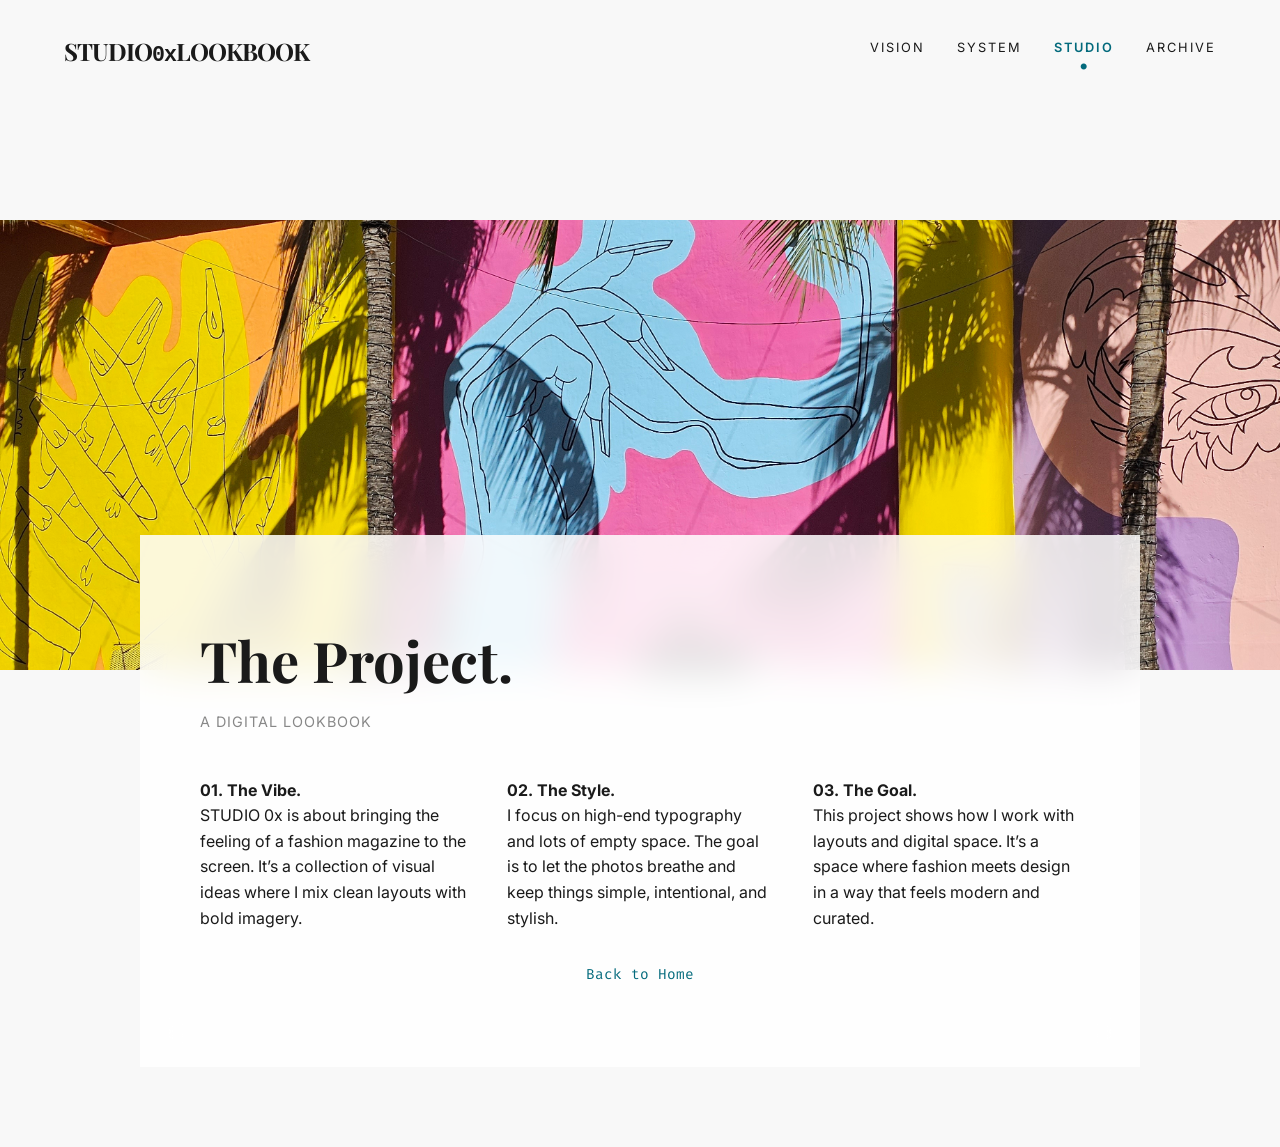
<file: about.html>
<!DOCTYPE html>
<html lang="de">
<head>
    <meta charset="UTF-8">
    <meta name="viewport" content="width=device-width, initial-scale=1.0">
    <title>STUDIO 0x | Studio</title>
    <link rel="stylesheet" href="style.css">
    <link href="https://fonts.googleapis.com/css2?family=Inter:wght@300;400;600&family=Playfair+Display:ital,wght@0,400;0,700;1,400&display=swap" rel="stylesheet">
    <link href="https://fonts.googleapis.com/css2?family=Fira+Code:wght@500&display=swap" rel="stylesheet">
</head>
<body>

    <div class="cursor-dot"></div>
    <div class="mobile-menu-overlay" id="mobile-menu">
        <button class="mobile-menu-close" id="mobile-menu-close">✕</button>
        <ul class="mobile-menu-links" id="mobile-menu-links"></ul>
    </div>
    <div class="cursor-outline"></div>
    
    <nav class="navbar">
        <div class="logo">
            <a href="index.html">STUDIO<span class="tech-zero">0x</span>LOOKBOOK</a>
        </div>
        <button class="hamburger" id="hamburger" aria-label="Menu"><span></span><span></span><span></span></button>
        <ul class="nav-links" id="nav-links">
            <li><a href="idea.html">Vision</a></li>
            <li><a href="process.html">System</a></li>
            <li><a href="about.html" class="active">Studio</a></li>
            <li><a href="archive.html">Archive</a></li>
        </ul>
    </nav>

    <section class="about-layout">
    
        <div class="about-header-image">
            <img src="Fotos/677.jpg" alt="About Header Image" draggable="false">
            <div class="item-overlay" style="align-items: flex-start; justify-content: flex-end; padding: 40px;">
                <span>Isabelle Striewski</span>
            </div>
        </div>

        <div class="about-text-overlap">
            <div class="text-wrapper-about">
                <h1 style="font-family: 'Playfair Display', serif; font-size: 3.5rem; margin-bottom: 5px; color: #1a1a1a;">The Project.</h1>
                <h3 style="font-family: 'Inter', sans-serif; font-weight: 400; font-size: 0.9rem; color: #888; margin-bottom: 45px; text-transform: uppercase; letter-spacing: 1px;">
                    A Digital Lookbook
                </h3>
                
                <div class="manifesto-grid">
                    <div class="manifesto-item">
                        <strong>01. The Vibe.</strong> 
                        <p>STUDIO 0x is about bringing the feeling of a fashion magazine to the screen. It’s a collection of visual ideas where I mix clean layouts with bold imagery.</p>
                    </div>
                    <div class="manifesto-item">
                        <strong>02. The Style.</strong> 
                        <p>I focus on high-end typography and lots of empty space. The goal is to let the photos breathe and keep things simple, intentional, and stylish.</p>
                    </div>
                    <div class="manifesto-item">
                        <strong>03. The Goal.</strong> 
                        <p>This project shows how I work with layouts and digital space. It’s a space where fashion meets design in a way that feels modern and curated.</p>
                    </div>
                </div>
                  
                <p style="margin-top: 30px; text-align: center;">
                    <a href="index.html" style="color: var(--accent-color); text-decoration: none; font-family: 'Fira Code', monospace; font-size: 0.9rem;">Back to Home</a>
                </p>
            </div>
        </div>

    </section>

    <script src="script.js"></script>
   
</body>
</html>
</file>
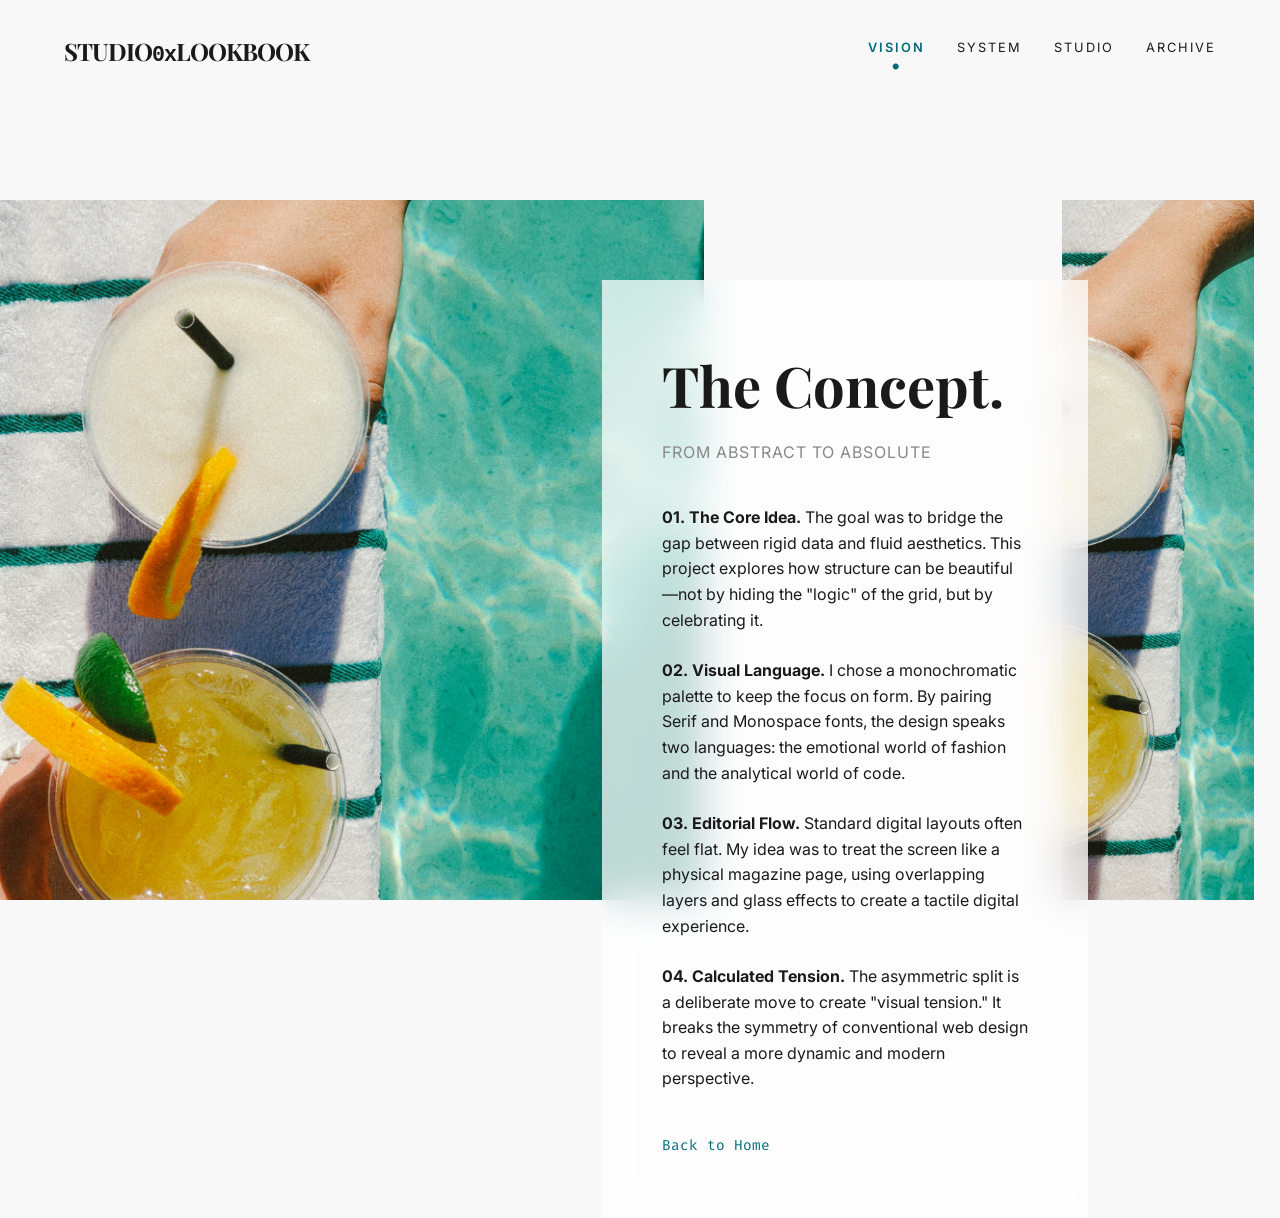
<file: idea.html>
<!DOCTYPE html>
<html lang="de">
<head>
    <meta charset="UTF-8">
    <meta name="viewport" content="width=device-width, initial-scale=1.0">
    <title>STUDIO 0x | Vision</title>
    <link rel="stylesheet" href="style.css">
    <link href="https://fonts.googleapis.com/css2?family=Inter:wght@300;400;600&family=Playfair+Display:ital,wght@0,400;0,700;1,400&display=swap" rel="stylesheet">
    <link href="https://fonts.googleapis.com/css2?family=Fira+Code:wght@500&display=swap" rel="stylesheet">
</head>
<body>
    
    <div class="cursor-dot"></div>
    <div class="mobile-menu-overlay" id="mobile-menu">
        <button class="mobile-menu-close" id="mobile-menu-close">✕</button>
        <ul class="mobile-menu-links" id="mobile-menu-links"></ul>
    </div>
    <div class="cursor-outline"></div>
    
    <nav class="navbar">
        <div class="logo">
            <a href="index.html">STUDIO<span class="tech-zero">0x</span>LOOKBOOK</a>
        </div>
        <button class="hamburger" id="hamburger" aria-label="Menu"><span></span><span></span><span></span></button>
        <ul class="nav-links" id="nav-links">
            <li><a href="idea.html" class="active">Vision</a></li>
            <li><a href="process.html">System</a></li>
            <li><a href="about.html">Studio</a></li>
            <li><a href="archive.html">Archive</a></li>
        </ul>
    </nav>

    <section class="idea-layout">
        
        <div class="idea-side left-img">
            <img src="Fotos/avi-richards-ojBNujxI2_c-unsplash.jpg" alt="Avi Richards - Idea" draggable="false">
            <div class="item-overlay"><span>Avi Richards</span></div>
            
        </div>

        <div class="idea-center-text">
            <div class="text-wrapper-idea">
                <h1 style="font-family: 'Playfair Display', serif; font-size: 3.5rem; margin-bottom: 10px; color: #1a1a1a; text-align: left;">
                The Concept.
                </h1>
    
                <h3 style="font-family: 'Inter', sans-serif; font-weight: 400; font-size: 1rem; color: #888; margin-bottom: 40px; text-transform: uppercase; text-align: left; letter-spacing: 1px;">
                From Abstract to Absolute
                </h3>
    
                <p style="margin-bottom: 25px; text-align: left; line-height: 1.6;">
                <strong>01. The Core Idea.</strong> 
                The goal was to bridge the gap between rigid data and fluid aesthetics. This project explores how structure can be beautiful—not by hiding the "logic" of the grid, but by celebrating it.
                </p>

                <p style="margin-bottom: 25px; text-align: left; line-height: 1.6;">
                <strong>02. Visual Language.</strong> 
                I chose a monochromatic palette to keep the focus on form. By pairing Serif and Monospace fonts, the design speaks two languages: the emotional world of fashion and the analytical world of code.
                </p>

                <p style="margin-bottom: 25px; text-align: left; line-height: 1.6;">
                <strong>03. Editorial Flow.</strong> 
                Standard digital layouts often feel flat. My idea was to treat the screen like a physical magazine page, using overlapping layers and glass effects to create a tactile digital experience.
                </p>

                <p style="margin-bottom: 25px; text-align: left; line-height: 1.6;">
                <strong>04. Calculated Tension.</strong> 
                The asymmetric split is a deliberate move to create "visual tension." It breaks the symmetry of conventional web design to reveal a more dynamic and modern perspective.
                </p>
    
                <p style="margin-top: 40px; text-align: left;">
                    <a href="index.html" style="color: var(--accent-color); text-decoration: none; font-family: 'Fira Code', monospace; font-size: 0.9rem;">Back to Home</a>
                </p>
            </div>
        </div>

    <div class="idea-side right-img">
        <img src="Fotos/avi-richards-ojBNujxI2_c-unsplash.jpg" alt="Avi Richards - Details" draggable="false">
        </div>

    </section>

    <script src="script.js"></script>
    
</body>
</html>
</file>
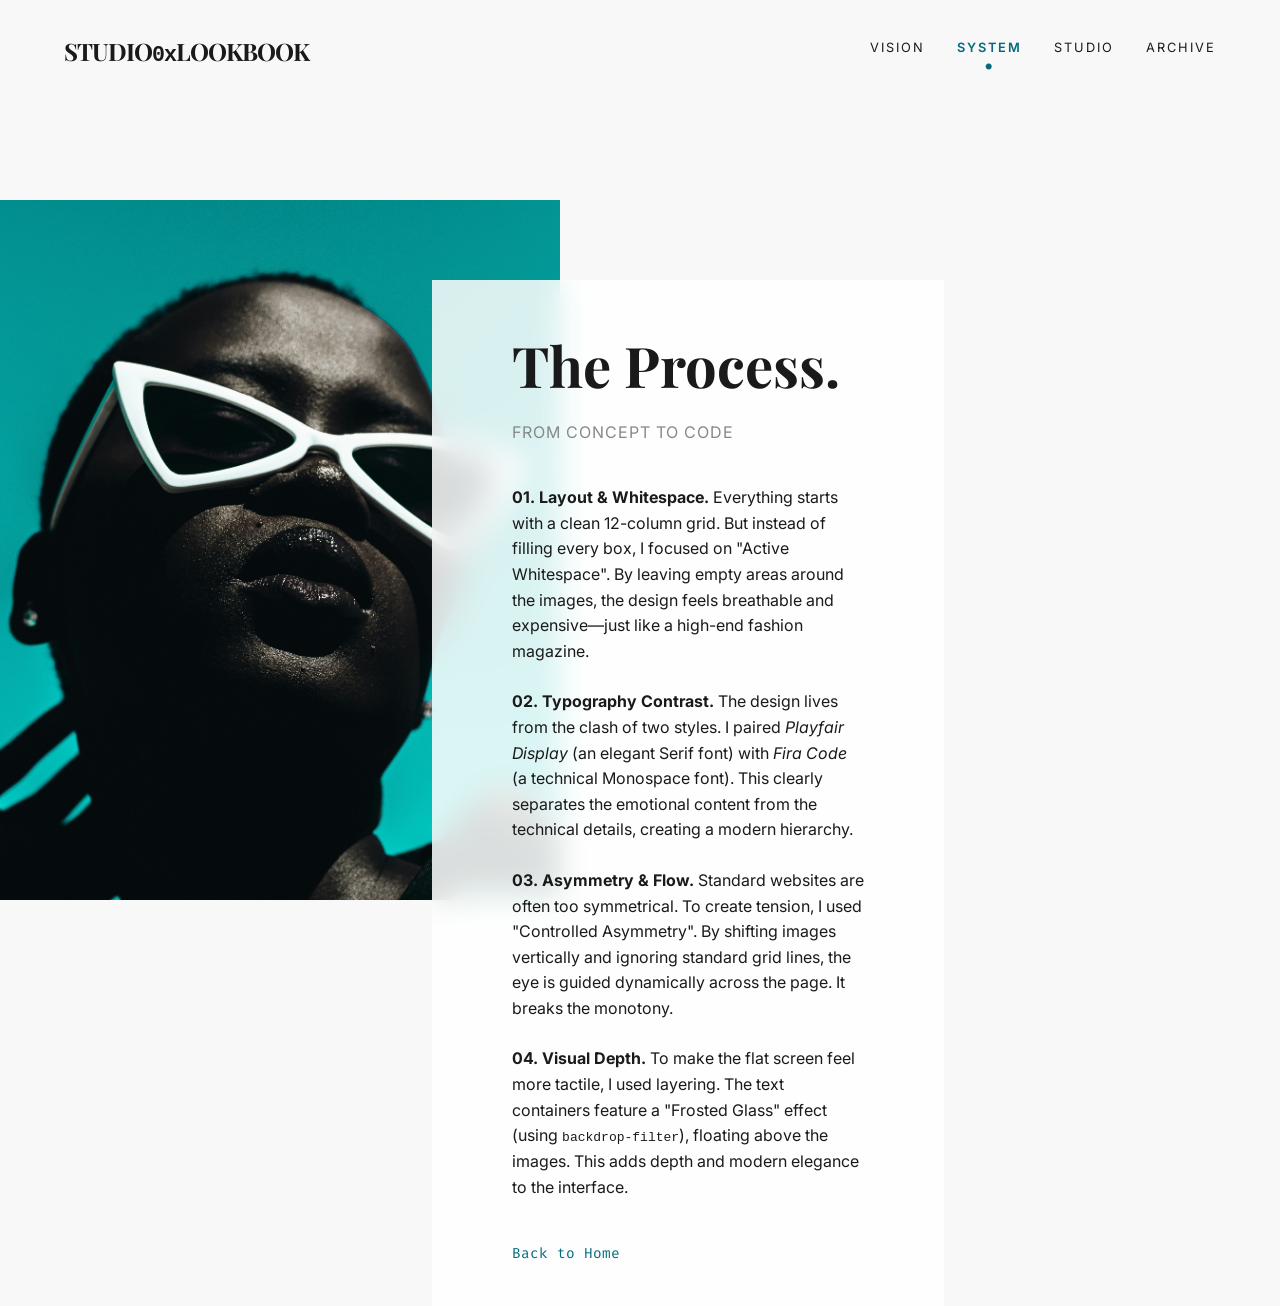
<file: process.html>
<!DOCTYPE html>
<html lang="de">
<head>
    <meta charset="UTF-8">
    <meta name="viewport" content="width=device-width, initial-scale=1.0">
    <title>STUDIO 0x | System</title>
    <link rel="stylesheet" href="style.css">
    <link href="https://fonts.googleapis.com/css2?family=Inter:wght@300;400;600&family=Playfair+Display:ital,wght@0,400;0,700;1,400&display=swap" rel="stylesheet">
    <link href="https://fonts.googleapis.com/css2?family=Fira+Code:wght@500&display=swap" rel="stylesheet">
</head>
<body>

    <div class="cursor-dot"></div>
    <div class="mobile-menu-overlay" id="mobile-menu">
        <button class="mobile-menu-close" id="mobile-menu-close">✕</button>
        <ul class="mobile-menu-links" id="mobile-menu-links"></ul>
    </div>
    <div class="cursor-outline"></div>

    <nav class="navbar">
        <div class="logo">
            <a href="index.html">STUDIO<span class="tech-zero">0x</span>LOOKBOOK</a>
        </div>
        <button class="hamburger" id="hamburger" aria-label="Menu"><span></span><span></span><span></span></button>
        <ul class="nav-links" id="nav-links">
            <li><a href="idea.html">Vision</a></li>
            <li><a href="process.html" class="active">System</a></li>
            <li><a href="about.html">Studio</a></li>
            <li><a href="archive.html">Archive</a></li>
        </ul>
    </nav>
    
    <section class="content-page split-layout">
        
        <div class="split-image-container">
            <img src="Fotos/oladimeji-odunsi-Wu3yqve2gnc-unsplash.jpg" alt="Oladimeji Odunsi - Process" draggable="false">
            <div class="item-overlay"><span>Oladimeji Odunsi</span></div>
        </div>

        <div class="split-text-container">
            <div class="text-wrapper">
                
                <h1 style="font-family: 'Playfair Display', serif; font-size: 3.5rem; margin-bottom: 10px; color: #1a1a1a;">
                The Process.
                </h1>

                <h3 style="font-family: 'Inter', sans-serif; font-weight: 400; font-size: 1rem; letter-spacing: 1px; color: #888; margin-bottom: 40px; text-transform: uppercase;">
                From Concept to Code
                </h3>

                <p style="margin-bottom: 25px; line-height: 1.6;">
                <strong>01. Layout & Whitespace.</strong> 
                Everything starts with a clean 12-column grid. But instead of filling every box, I focused on "Active Whitespace". By leaving empty areas around the images, the design feels breathable and expensive—just like a high-end fashion magazine.
                </p>

                <p style="margin-bottom: 25px; line-height: 1.6;">
                <strong>02. Typography Contrast.</strong> 
                The design lives from the clash of two styles. I paired <em>Playfair Display</em> (an elegant Serif font) with <em>Fira Code</em> (a technical Monospace font). This clearly separates the emotional content from the technical details, creating a modern hierarchy.
                </p>

                <p style="margin-bottom: 25px; line-height: 1.6;">
                <strong>03. Asymmetry & Flow.</strong> 
                Standard websites are often too symmetrical. To create tension, I used "Controlled Asymmetry". By shifting images vertically and ignoring standard grid lines, the eye is guided dynamically across the page. It breaks the monotony.
                </p>

                <p style="margin-bottom: 25px; line-height: 1.6;">
                <strong>04. Visual Depth.</strong> 
                To make the flat screen feel more tactile, I used layering. The text containers feature a "Frosted Glass" effect (using <code>backdrop-filter</code>), floating above the images. This adds depth and modern elegance to the interface.
                </p>
                
                <p style="margin-top: 40px;">
                    <a href="index.html" style="color: var(--accent-color); text-decoration: none; font-family: 'Fira Code', monospace; font-size: 0.9rem;">Back to Home</a>
                </p>

            </div>
        </div>

    </section>
        
    <script src="script.js"></script>
  
</body>
</html>
</file>
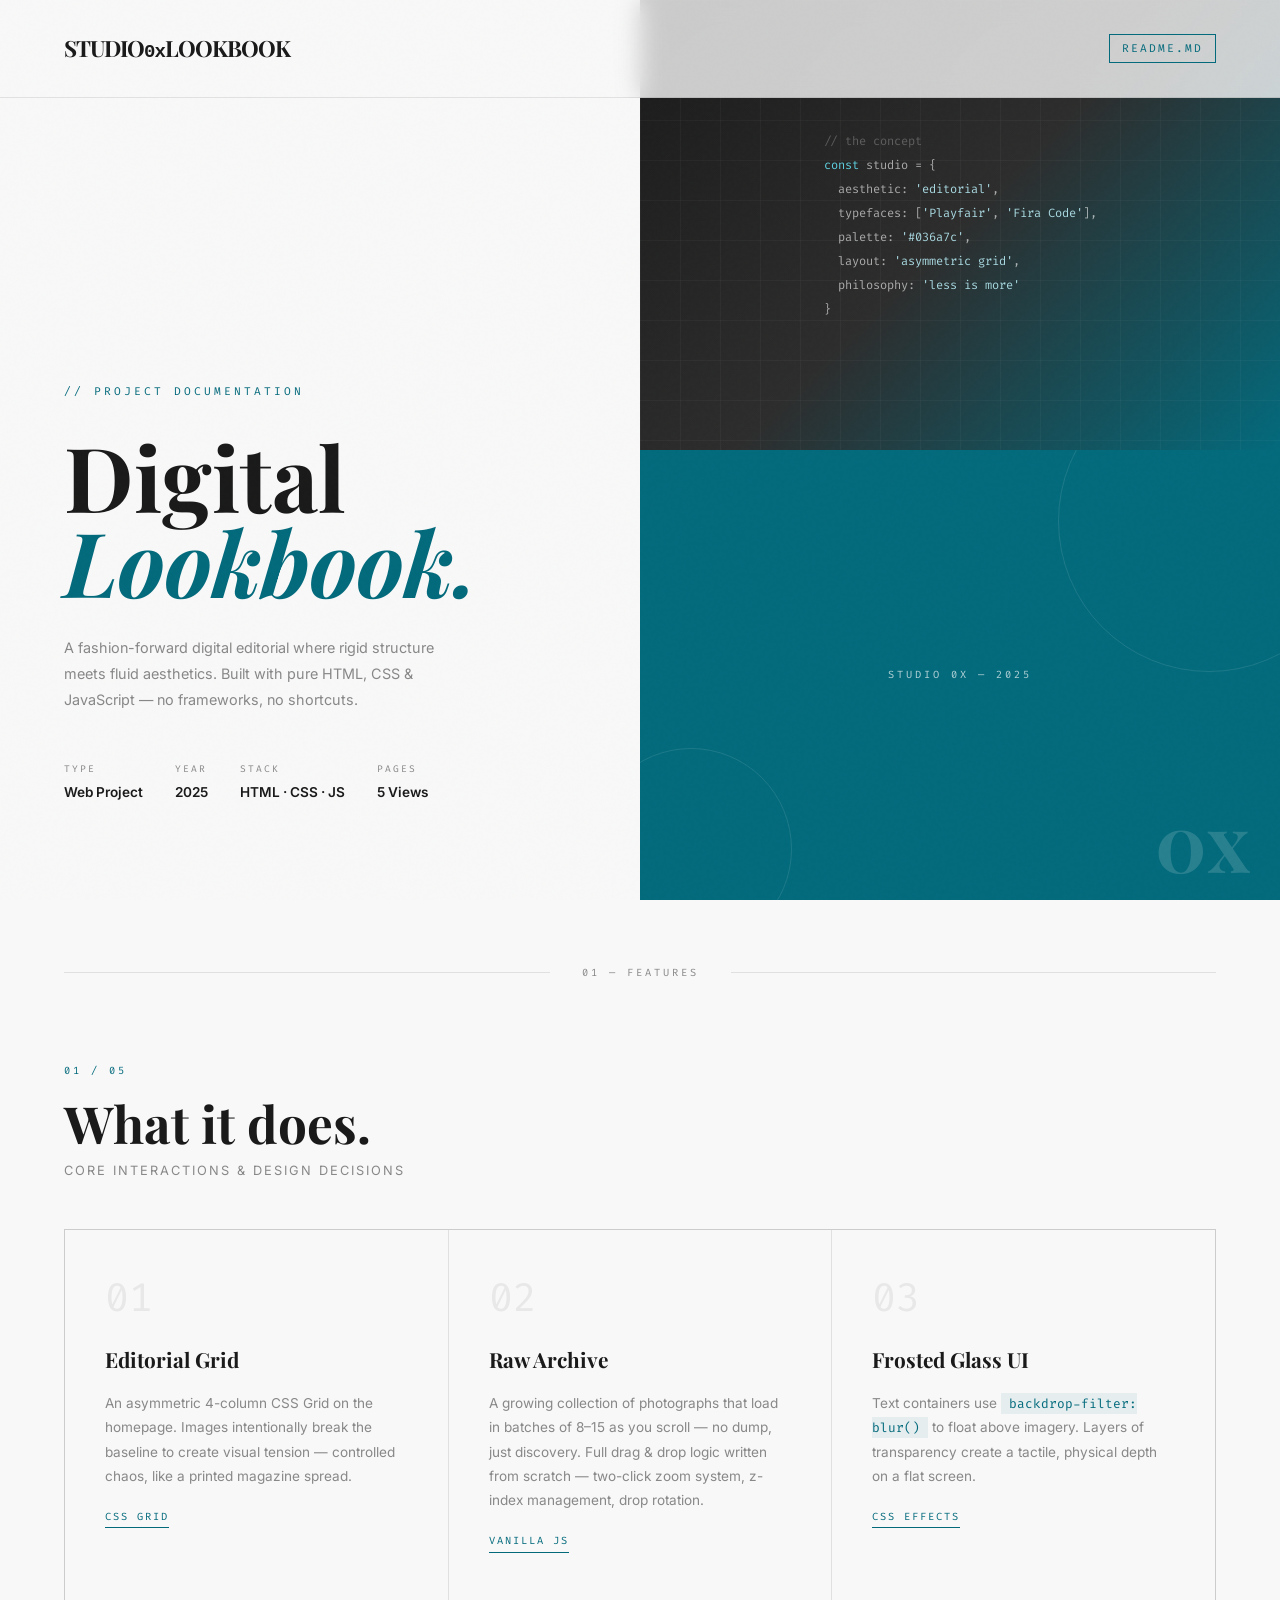
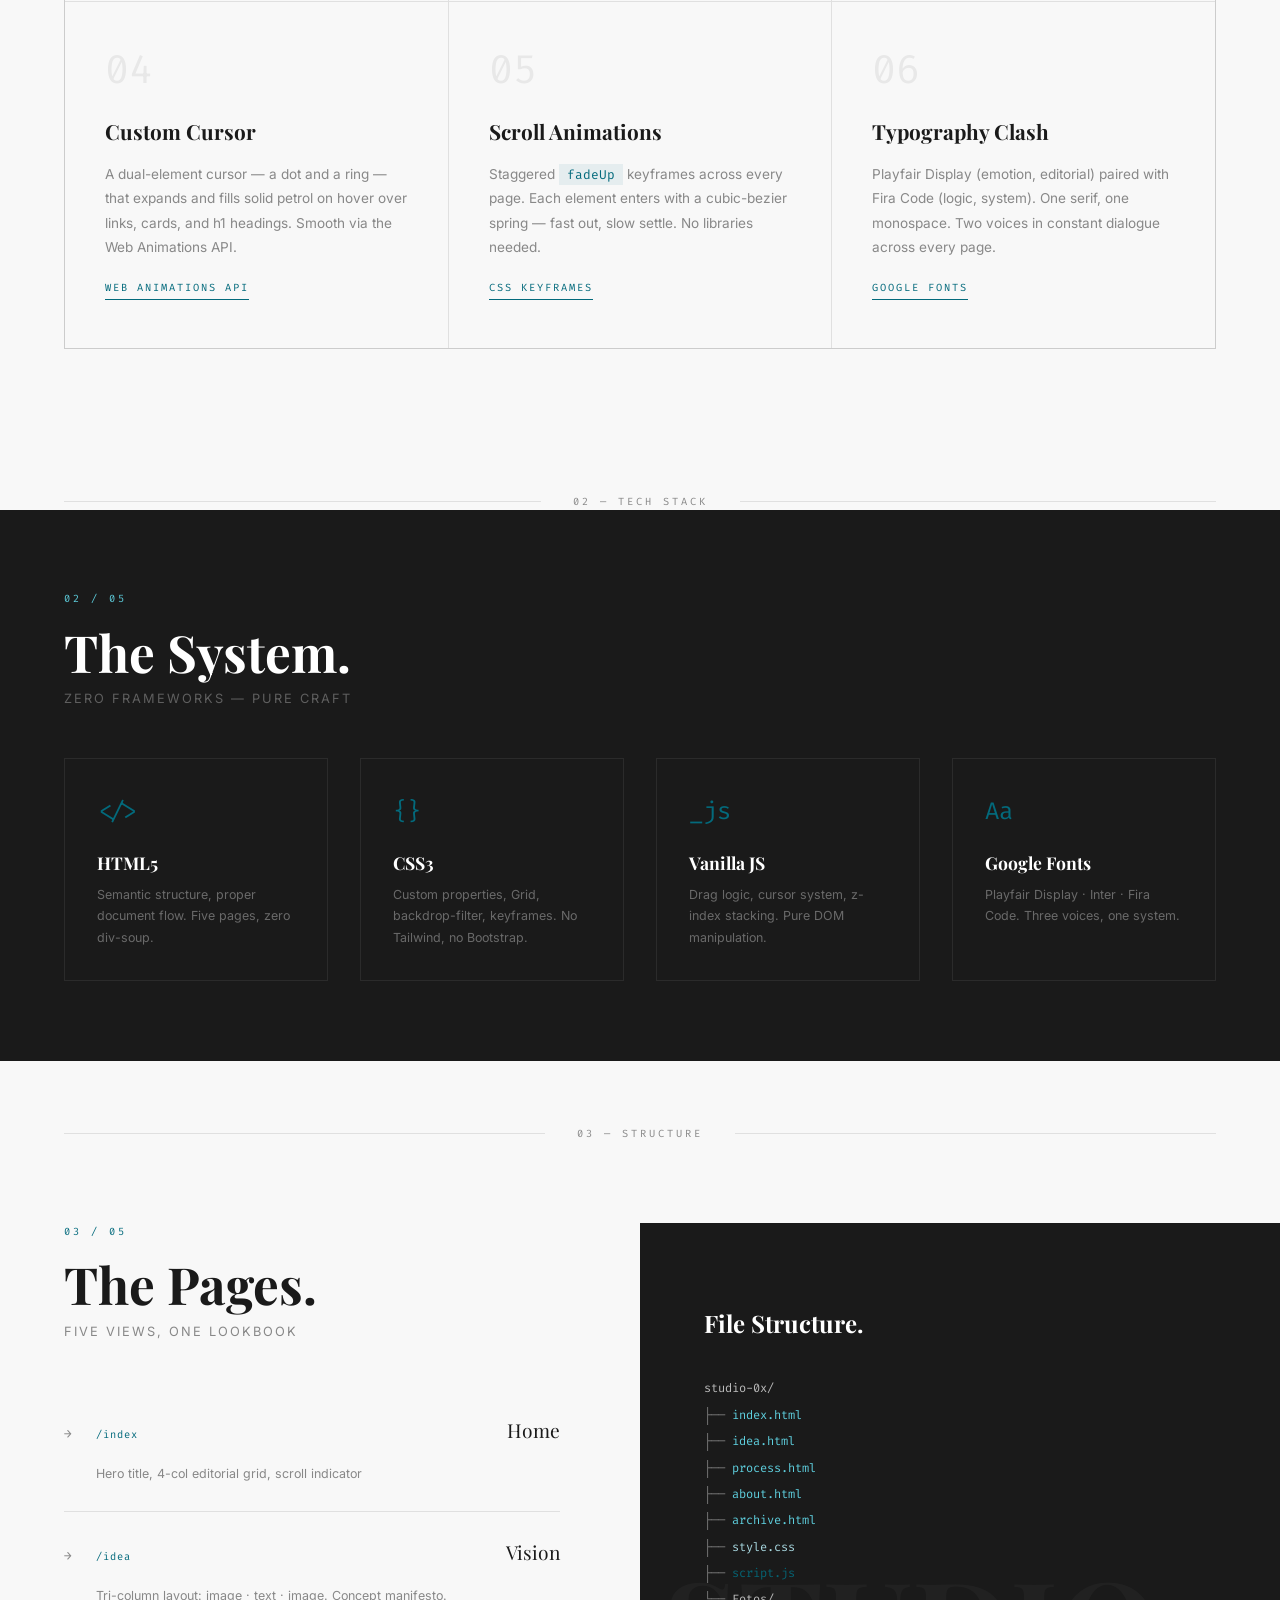
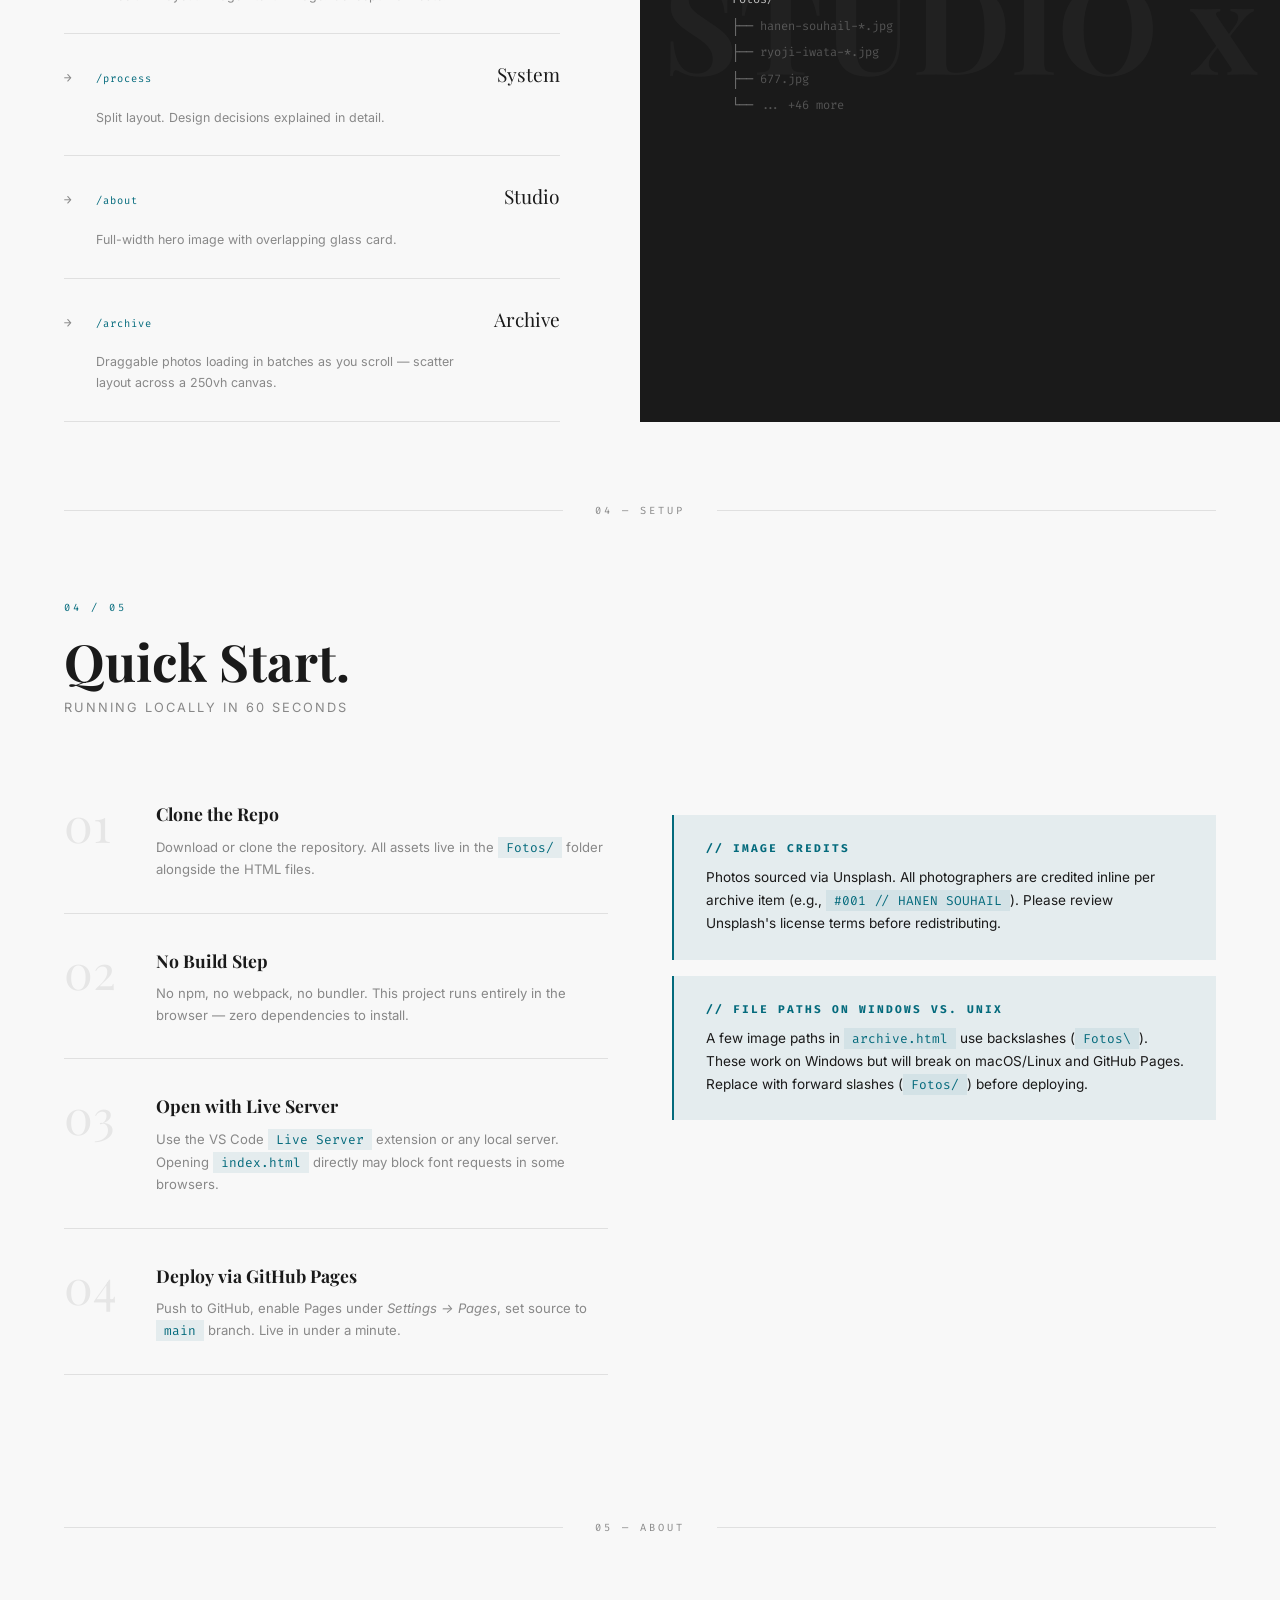
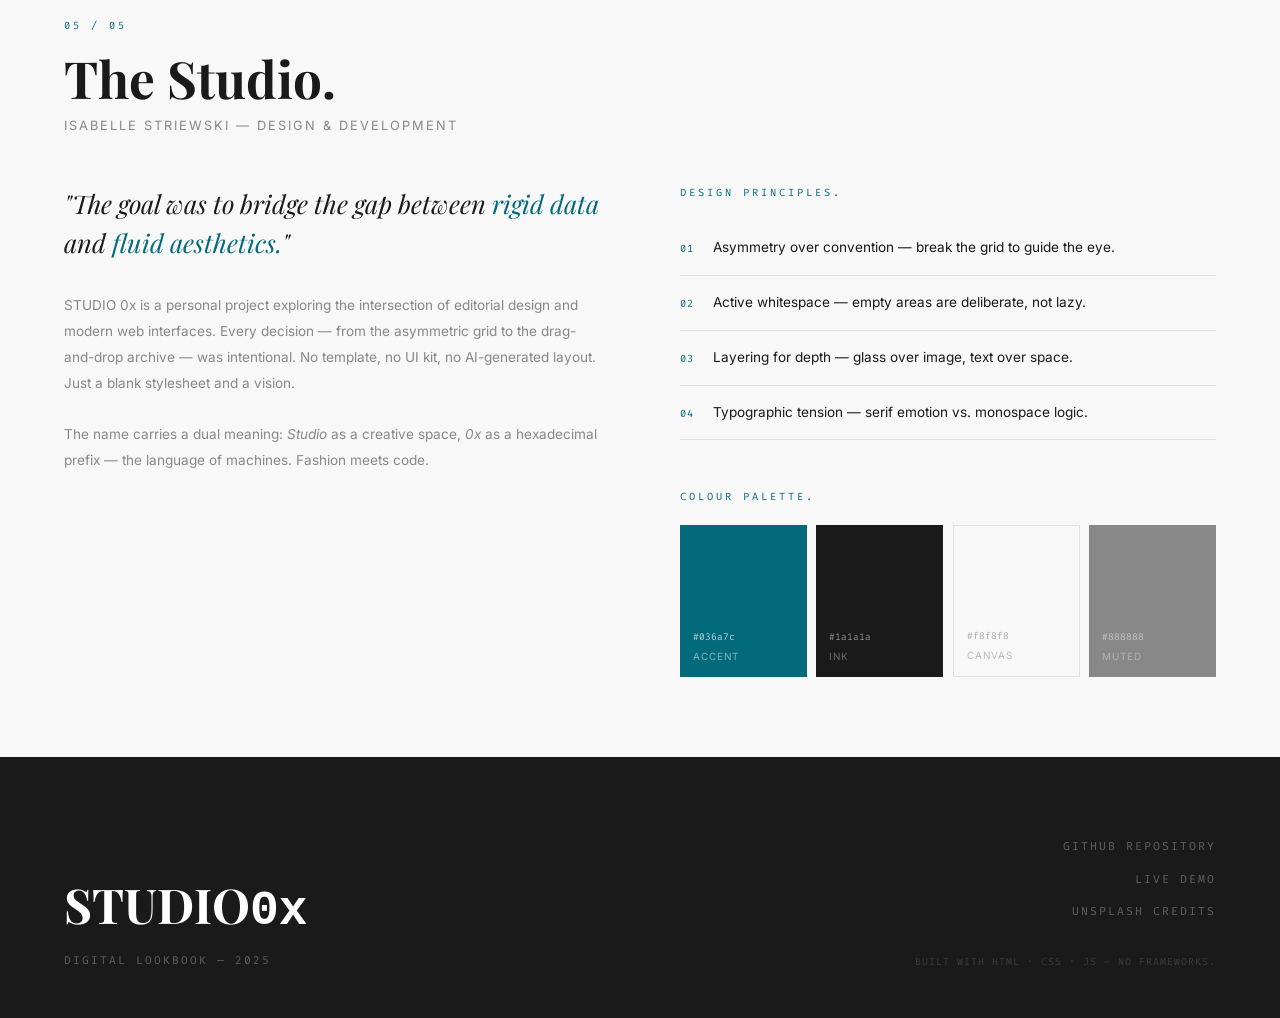
<file: README.html>
<!DOCTYPE html>
<html lang="de">
<head>
    <meta charset="UTF-8">
    <meta name="viewport" content="width=device-width, initial-scale=1.0">
    <title>STUDIO 0x — README</title>
    <link href="https://fonts.googleapis.com/css2?family=Playfair+Display:ital,wght@0,400;0,700;1,400;1,700&family=Inter:wght@300;400;600&family=Fira+Code:wght@400;500&display=swap" rel="stylesheet">
    <style>
        :root {
            --bg: #f8f8f8;
            --text: #1a1a1a;
            --accent: #036a7c;
            --accent-light: rgba(3, 106, 124, 0.08);
            --muted: #888;
            --border: rgba(26,26,26,0.1);
            --glass: rgba(255,255,255,0.85);
        }

        * { margin: 0; padding: 0; box-sizing: border-box; }

        html { scroll-behavior: smooth; }

        body {
            background: var(--bg);
            font-family: 'Inter', sans-serif;
            color: var(--text);
            line-height: 1.7;
            overflow-x: hidden;
        }

        /* NOISE OVERLAY */
        body::before {
            content: '';
            position: fixed;
            inset: 0;
            background-image: url("data:image/svg+xml,%3Csvg viewBox='0 0 256 256' xmlns='http://www.w3.org/2000/svg'%3E%3Cfilter id='noise'%3E%3CfeTurbulence type='fractalNoise' baseFrequency='0.9' numOctaves='4' stitchTiles='stitch'/%3E%3C/filter%3E%3Crect width='100%25' height='100%25' filter='url(%23noise)' opacity='0.03'/%3E%3C/svg%3E");
            pointer-events: none;
            z-index: 9999;
            opacity: 0.4;
        }

        /* NAV */
        nav {
            position: fixed;
            top: 0; left: 0; right: 0;
            display: flex;
            justify-content: space-between;
            align-items: center;
            padding: 1.8rem 4rem;
            background: rgba(248,248,248,0.8);
            backdrop-filter: blur(12px);
            z-index: 1000;
            border-bottom: 1px solid var(--border);
        }

        .logo {
            font-family: 'Playfair Display', serif;
            font-weight: 700;
            font-size: 1.4rem;
            letter-spacing: -1px;
            text-decoration: none;
            color: var(--text);
        }

        .logo span {
            font-family: monospace;
            font-size: 0.85em;
        }

        .nav-badge {
            font-family: 'Fira Code', monospace;
            font-size: 0.7rem;
            text-transform: uppercase;
            letter-spacing: 2px;
            color: var(--accent);
            border: 1px solid var(--accent);
            padding: 4px 12px;
        }

        /* HERO */
        .hero {
            min-height: 100vh;
            display: grid;
            grid-template-columns: 1fr 1fr;
            padding-top: 80px;
        }

        .hero-left {
            padding: 10vh 4rem 6rem;
            display: flex;
            flex-direction: column;
            justify-content: flex-end;
        }

        .hero-eyebrow {
            font-family: 'Fira Code', monospace;
            font-size: 0.7rem;
            text-transform: uppercase;
            letter-spacing: 3px;
            color: var(--accent);
            margin-bottom: 2rem;
            opacity: 0;
            animation: fadeUp 0.8s 0.2s forwards;
        }

        .hero-title {
            font-family: 'Playfair Display', serif;
            font-size: clamp(4rem, 7vw, 7rem);
            line-height: 0.95;
            margin-bottom: 2rem;
            opacity: 0;
            animation: fadeUp 0.8s 0.3s forwards;
        }

        .hero-title em {
            font-style: italic;
            color: var(--accent);
        }

        .hero-desc {
            font-size: 0.9rem;
            color: var(--muted);
            max-width: 380px;
            line-height: 1.8;
            opacity: 0;
            animation: fadeUp 0.8s 0.5s forwards;
        }

        .hero-meta {
            margin-top: 3rem;
            display: flex;
            gap: 2rem;
            opacity: 0;
            animation: fadeUp 0.8s 0.7s forwards;
        }

        .meta-item {
            display: flex;
            flex-direction: column;
            gap: 4px;
        }

        .meta-label {
            font-family: 'Fira Code', monospace;
            font-size: 0.6rem;
            text-transform: uppercase;
            letter-spacing: 2px;
            color: var(--muted);
        }

        .meta-value {
            font-size: 0.85rem;
            font-weight: 600;
            color: var(--text);
        }

        .hero-right {
            position: relative;
            overflow: hidden;
            background: #e8e8e8;
        }

        .hero-right-inner {
            position: absolute;
            inset: 0;
            display: grid;
            grid-template-rows: 1fr 1fr;
        }

        .hero-img-top {
            background: linear-gradient(135deg, #1a1a1a 0%, #2d2d2d 50%, #036a7c 100%);
            display: flex;
            align-items: center;
            justify-content: center;
            overflow: hidden;
            position: relative;
        }

        /* Decorative grid pattern */
        .hero-img-top::before {
            content: '';
            position: absolute;
            inset: 0;
            background-image: 
                linear-gradient(rgba(255,255,255,0.03) 1px, transparent 1px),
                linear-gradient(90deg, rgba(255,255,255,0.03) 1px, transparent 1px);
            background-size: 40px 40px;
        }

        .hero-code-block {
            font-family: 'Fira Code', monospace;
            font-size: 0.75rem;
            color: rgba(255,255,255,0.6);
            padding: 3rem;
            line-height: 2;
            z-index: 1;
            position: relative;
        }

        .code-accent { color: #5ecfde; }
        .code-string { color: #a8d8e0; }
        .code-comment { color: rgba(255,255,255,0.25); }

        .hero-img-bottom {
            background: var(--accent);
            display: flex;
            align-items: center;
            justify-content: center;
            position: relative;
            overflow: hidden;
        }

        .hero-img-bottom::before {
            content: '';
            position: absolute;
            width: 300px;
            height: 300px;
            border: 1px solid rgba(255,255,255,0.1);
            border-radius: 50%;
            top: -80px;
            right: -80px;
        }

        .hero-img-bottom::after {
            content: '';
            position: absolute;
            width: 200px;
            height: 200px;
            border: 1px solid rgba(255,255,255,0.1);
            border-radius: 50%;
            bottom: -50px;
            left: -50px;
        }

        .big-stat {
            font-family: 'Playfair Display', serif;
            font-size: 5rem;
            font-weight: 700;
            color: rgba(255,255,255,0.15);
            position: absolute;
            bottom: 20px;
            right: 30px;
            line-height: 1;
        }

        .hero-label {
            font-family: 'Fira Code', monospace;
            font-size: 0.65rem;
            text-transform: uppercase;
            letter-spacing: 3px;
            color: rgba(255,255,255,0.7);
            z-index: 1;
        }

        /* DIVIDER */
        .divider {
            width: 100%;
            overflow: hidden;
            padding: 4rem 4rem 0;
            display: flex;
            align-items: center;
            gap: 2rem;
        }

        .divider-line {
            flex: 1;
            height: 1px;
            background: var(--border);
        }

        .divider-label {
            font-family: 'Fira Code', monospace;
            font-size: 0.65rem;
            text-transform: uppercase;
            letter-spacing: 3px;
            color: var(--muted);
            white-space: nowrap;
        }

        /* SECTIONS */
        section {
            padding: 5rem 4rem;
        }

        .section-number {
            font-family: 'Fira Code', monospace;
            font-size: 0.65rem;
            text-transform: uppercase;
            letter-spacing: 3px;
            color: var(--accent);
            margin-bottom: 1rem;
        }

        .section-title {
            font-family: 'Playfair Display', serif;
            font-size: clamp(2.5rem, 4vw, 3.5rem);
            margin-bottom: 0.5rem;
            line-height: 1.1;
        }

        .section-subtitle {
            font-size: 0.8rem;
            text-transform: uppercase;
            letter-spacing: 2px;
            color: var(--muted);
            margin-bottom: 3rem;
            font-family: 'Inter', sans-serif;
        }

        /* FEATURES GRID */
        .features-grid {
            display: grid;
            grid-template-columns: repeat(3, 1fr);
            gap: 1px;
            background: var(--border);
            border: 1px solid var(--border);
            margin-top: 3rem;
        }

        .feature-item {
            background: var(--bg);
            padding: 3rem 2.5rem;
            transition: background 0.3s ease;
        }

        .feature-item:hover {
            background: white;
        }

        .feature-num {
            font-family: 'Fira Code', monospace;
            font-size: 2.5rem;
            font-weight: 400;
            color: rgba(26,26,26,0.07);
            line-height: 1;
            margin-bottom: 1.5rem;
        }

        .feature-title {
            font-family: 'Playfair Display', serif;
            font-size: 1.3rem;
            margin-bottom: 0.8rem;
        }

        .feature-desc {
            font-size: 0.85rem;
            color: var(--muted);
            line-height: 1.8;
        }

        .feature-tag {
            display: inline-block;
            margin-top: 1.2rem;
            font-family: 'Fira Code', monospace;
            font-size: 0.65rem;
            text-transform: uppercase;
            letter-spacing: 2px;
            color: var(--accent);
            border-bottom: 1px solid var(--accent);
            padding-bottom: 2px;
        }

        /* TECH STACK */
        .tech-section {
            background: #1a1a1a;
            color: white;
        }

        .tech-section .section-number { color: #5ecfde; }
        .tech-section .section-title { color: white; }
        .tech-section .section-subtitle { color: rgba(255,255,255,0.3); }

        .tech-grid {
            display: grid;
            grid-template-columns: repeat(4, 1fr);
            gap: 2rem;
            margin-top: 3rem;
        }

        .tech-item {
            border: 1px solid rgba(255,255,255,0.08);
            padding: 2rem;
            transition: border-color 0.3s ease, background 0.3s ease;
        }

        .tech-item:hover {
            border-color: rgba(3,106,124,0.4);
            background: rgba(3,106,124,0.05);
        }

        .tech-icon {
            font-family: 'Fira Code', monospace;
            font-size: 1.5rem;
            color: var(--accent);
            margin-bottom: 1rem;
        }

        .tech-name {
            font-family: 'Playfair Display', serif;
            font-size: 1.1rem;
            color: white;
            margin-bottom: 0.4rem;
        }

        .tech-desc {
            font-size: 0.78rem;
            color: rgba(255,255,255,0.35);
            line-height: 1.7;
        }

        /* PAGES SECTION */
        .pages-layout {
            display: grid;
            grid-template-columns: 1fr 1fr;
            gap: 0;
        }

        .pages-left {
            padding-right: 5rem;
        }

        .pages-list {
            margin-top: 3rem;
            display: flex;
            flex-direction: column;
            gap: 0;
        }

        .page-item {
            display: grid;
            grid-template-columns: auto 1fr auto;
            align-items: baseline;
            gap: 1.5rem;
            padding: 1.5rem 0;
            border-bottom: 1px solid var(--border);
            transition: padding-left 0.3s ease;
        }

        .page-item:hover {
            padding-left: 0.5rem;
        }

        .page-code {
            font-family: 'Fira Code', monospace;
            font-size: 0.65rem;
            color: var(--accent);
            letter-spacing: 1px;
        }

        .page-name {
            font-family: 'Playfair Display', serif;
            font-size: 1.2rem;
        }

        .page-desc {
            font-size: 0.78rem;
            color: var(--muted);
            grid-column: 2;
            margin-top: -0.5rem;
            padding-bottom: 0.2rem;
        }

        .page-arrow {
            font-family: 'Fira Code', monospace;
            font-size: 0.8rem;
            color: var(--muted);
            transition: color 0.3s, transform 0.3s;
            grid-row: 1;
        }

        .page-item:hover .page-arrow {
            color: var(--accent);
            transform: translateX(4px);
        }

        .pages-right {
            background: #1a1a1a;
            padding: 5rem 4rem;
            position: relative;
            overflow: hidden;
        }

        .pages-right::before {
            content: 'STUDIO\A0x';
            white-space: pre;
            position: absolute;
            font-family: 'Playfair Display', serif;
            font-size: 8rem;
            font-weight: 700;
            color: rgba(255,255,255,0.03);
            top: 50%;
            left: 50%;
            transform: translate(-50%, -50%);
            line-height: 1;
            text-align: center;
        }

        .pages-right-content {
            position: relative;
            z-index: 1;
        }

        .pages-right h3 {
            font-family: 'Playfair Display', serif;
            font-size: 1.5rem;
            color: white;
            margin-bottom: 2rem;
        }

        .file-tree {
            font-family: 'Fira Code', monospace;
            font-size: 0.75rem;
            color: rgba(255,255,255,0.4);
            line-height: 2.2;
        }

        .file-tree .file-dir { color: rgba(255,255,255,0.7); }
        .file-tree .file-html { color: #5ecfde; }
        .file-tree .file-css { color: #a8d8e0; }
        .file-tree .file-js { color: rgba(3,106,124,0.9); }
        .file-tree .file-img { color: rgba(255,255,255,0.25); }

        /* SETUP SECTION */
        .setup-grid {
            display: grid;
            grid-template-columns: 1fr 1fr;
            gap: 4rem;
            margin-top: 3rem;
        }

        .step-list {
            display: flex;
            flex-direction: column;
            gap: 0;
        }

        .step {
            display: flex;
            gap: 2rem;
            padding: 2rem 0;
            border-bottom: 1px solid var(--border);
            align-items: flex-start;
        }

        .step-num {
            font-family: 'Playfair Display', serif;
            font-size: 3rem;
            line-height: 1;
            color: rgba(26,26,26,0.08);
            flex-shrink: 0;
            width: 60px;
        }

        .step-content h4 {
            font-family: 'Playfair Display', serif;
            font-size: 1.1rem;
            margin-bottom: 0.4rem;
        }

        .step-content p {
            font-size: 0.82rem;
            color: var(--muted);
            line-height: 1.7;
        }

        code {
            font-family: 'Fira Code', monospace;
            font-size: 0.8rem;
            background: var(--accent-light);
            color: var(--accent);
            padding: 2px 8px;
        }

        .note-box {
            border-left: 2px solid var(--accent);
            padding: 1.5rem 2rem;
            background: var(--accent-light);
            margin-top: 3rem;
        }

        .note-box p {
            font-size: 0.85rem;
            color: var(--text);
            line-height: 1.7;
        }

        .note-box strong {
            font-family: 'Fira Code', monospace;
            font-size: 0.7rem;
            text-transform: uppercase;
            letter-spacing: 2px;
            color: var(--accent);
            display: block;
            margin-bottom: 0.5rem;
        }

        /* ROADMAP */
        .roadmap-track {
            margin-top: 3rem;
            position: relative;
            padding-left: 2rem;
        }

        .roadmap-track::before {
            content: '';
            position: absolute;
            left: 0;
            top: 8px;
            bottom: 8px;
            width: 1px;
            background: var(--border);
        }

        .roadmap-item {
            position: relative;
            padding: 0 0 3rem 3rem;
        }

        .roadmap-item::before {
            content: '';
            position: absolute;
            left: -4px;
            top: 8px;
            width: 8px;
            height: 8px;
            border-radius: 50%;
            background: var(--bg);
            border: 1px solid var(--muted);
        }

        .roadmap-item.done::before {
            background: var(--accent);
            border-color: var(--accent);
        }

        .roadmap-phase {
            font-family: 'Fira Code', monospace;
            font-size: 0.65rem;
            text-transform: uppercase;
            letter-spacing: 2px;
            color: var(--accent);
            margin-bottom: 0.4rem;
        }

        .roadmap-title {
            font-family: 'Playfair Display', serif;
            font-size: 1.2rem;
            margin-bottom: 0.4rem;
        }

        .roadmap-desc {
            font-size: 0.82rem;
            color: var(--muted);
            line-height: 1.7;
        }

        .status-badge {
            display: inline-block;
            font-family: 'Fira Code', monospace;
            font-size: 0.6rem;
            text-transform: uppercase;
            letter-spacing: 1px;
            padding: 3px 10px;
            margin-left: 0.8rem;
            vertical-align: middle;
        }

        .status-done { background: rgba(3,106,124,0.1); color: var(--accent); }
        .status-wip { background: rgba(26,26,26,0.06); color: var(--muted); }

        /* ABOUT SECTION */
        .about-split {
            display: grid;
            grid-template-columns: 1fr 1fr;
            gap: 5rem;
            align-items: start;
        }

        .about-right-col {
            display: flex;
            flex-direction: column;
        }

        .principle-item {
            display: flex;
            gap: 1.2rem;
            align-items: baseline;
            padding: 1rem 0;
            border-bottom: 1px solid var(--border);
        }

        .principle-num {
            font-family: 'Fira Code', monospace;
            font-size: 0.65rem;
            color: var(--accent);
            letter-spacing: 1px;
            flex-shrink: 0;
        }

        .principle-text {
            font-size: 0.85rem;
            color: var(--text);
            line-height: 1.6;
        }

        .palette-row {
            display: grid;
            grid-template-columns: repeat(4, 1fr);
            gap: 0.6rem;
        }

        .swatch {
            aspect-ratio: 1 / 1.2;
            display: flex;
            flex-direction: column;
            justify-content: flex-end;
            padding: 0.8rem;
        }

        .swatch-hex {
            font-family: 'Fira Code', monospace;
            font-size: 0.6rem;
            color: rgba(255,255,255,0.7);
            display: block;
            margin-bottom: 2px;
        }

        .swatch-name {
            font-family: 'Inter', sans-serif;
            font-size: 0.62rem;
            text-transform: uppercase;
            letter-spacing: 1px;
            color: rgba(255,255,255,0.5);
        }

        .skill-bars {
            margin-top: 2rem;
            display: flex;
            flex-direction: column;
            gap: 1.5rem;
        }

        .skill-row {
            display: flex;
            flex-direction: column;
            gap: 6px;
        }

        .skill-header {
            display: flex;
            justify-content: space-between;
            align-items: center;
        }

        .skill-label {
            font-family: 'Fira Code', monospace;
            font-size: 0.72rem;
            text-transform: uppercase;
            letter-spacing: 1px;
            color: var(--text);
        }

        .skill-pct {
            font-family: 'Fira Code', monospace;
            font-size: 0.65rem;
            color: var(--muted);
        }

        .skill-track {
            height: 2px;
            background: var(--border);
            position: relative;
            overflow: hidden;
        }

        .skill-fill {
            position: absolute;
            left: 0; top: 0; bottom: 0;
            background: var(--accent);
            transform: scaleX(0);
            transform-origin: left;
            transition: transform 1.2s cubic-bezier(0.2, 1, 0.3, 1);
        }

        .skill-fill.animate {
            transform: scaleX(1);
        }

        .about-quote {
            font-family: 'Playfair Display', serif;
            font-size: 1.6rem;
            font-style: italic;
            line-height: 1.5;
            margin-bottom: 2rem;
            color: var(--text);
        }

        .about-quote em {
            color: var(--accent);
        }

        .about-body {
            font-size: 0.85rem;
            color: var(--muted);
            line-height: 1.9;
        }

        /* FOOTER */
        footer {
            background: #1a1a1a;
            padding: 5rem 4rem 3rem;
            display: grid;
            grid-template-columns: 1fr auto;
            gap: 3rem;
            align-items: end;
        }

        .footer-logo {
            font-family: 'Playfair Display', serif;
            font-size: 3rem;
            font-weight: 700;
            color: white;
            line-height: 1;
            margin-bottom: 1rem;
        }

        .footer-logo span { font-family: monospace; }

        .footer-sub {
            font-family: 'Fira Code', monospace;
            font-size: 0.7rem;
            text-transform: uppercase;
            letter-spacing: 2px;
            color: rgba(255,255,255,0.3);
        }

        .footer-right {
            text-align: right;
        }

        .footer-links {
            display: flex;
            flex-direction: column;
            gap: 0.8rem;
            align-items: flex-end;
            margin-bottom: 2rem;
        }

        .footer-links a {
            font-family: 'Fira Code', monospace;
            font-size: 0.72rem;
            text-transform: uppercase;
            letter-spacing: 2px;
            color: rgba(255,255,255,0.3);
            text-decoration: none;
            transition: color 0.3s;
        }

        .footer-links a:hover { color: var(--accent); }

        .footer-copy {
            font-family: 'Fira Code', monospace;
            font-size: 0.62rem;
            text-transform: uppercase;
            letter-spacing: 1px;
            color: rgba(255,255,255,0.15);
        }

        /* ANIMATIONS */
        @keyframes fadeUp {
            from { opacity: 0; transform: translateY(30px); }
            to { opacity: 1; transform: translateY(0); }
        }

        .reveal {
            opacity: 0;
            transform: translateY(30px);
            transition: opacity 0.8s cubic-bezier(0.2,1,0.3,1), transform 0.8s cubic-bezier(0.2,1,0.3,1);
        }
        .reveal.visible { opacity: 1; transform: translateY(0); }

        /* SCROLL PROGRESS */
        .progress-bar {
            position: fixed;
            top: 0; left: 0;
            height: 2px;
            background: var(--accent);
            width: 0%;
            z-index: 9998;
            transition: width 0.1s linear;
        }

        @media (max-width: 900px) {
            nav { padding: 1.5rem 1.5rem; }
            section { padding: 3rem 1.5rem; }
            .hero { grid-template-columns: 1fr; }
            .hero-right { height: 50vw; }
            .hero-left { padding: 14vh 1.5rem 3rem; }
            .hero-title { font-size: 3.5rem; }
            .features-grid { grid-template-columns: 1fr; }
            .tech-grid { grid-template-columns: 1fr 1fr; }
            .pages-layout { grid-template-columns: 1fr; }
            .pages-right { display: none; }
            .setup-grid { grid-template-columns: 1fr; }
            .about-split { grid-template-columns: 1fr; }
            footer { grid-template-columns: 1fr; }
            .footer-right { text-align: left; }
            .footer-links { align-items: flex-start; }
            .divider { padding: 2rem 1.5rem 0; }
        }
    </style>
</head>
<body>

<div class="progress-bar" id="progress"></div>

<nav>
    <a class="logo" href="#">STUDIO<span>0x</span>LOOKBOOK</a>
    <span class="nav-badge">README.md</span>
</nav>

<!-- HERO -->
<section class="hero" style="padding: 0;">
    <div class="hero-left">
        <p class="hero-eyebrow">// project documentation</p>
        <h1 class="hero-title">Digital<br><em>Lookbook.</em></h1>
        <p class="hero-desc" style="opacity:0;animation:fadeUp 0.8s 0.5s forwards;">
            A fashion-forward digital editorial where rigid structure meets fluid aesthetics. Built with pure HTML, CSS & JavaScript — no frameworks, no shortcuts.
        </p>
        <div class="hero-meta">
            <div class="meta-item">
                <span class="meta-label">Type</span>
                <span class="meta-value">Web Project</span>
            </div>
            <div class="meta-item">
                <span class="meta-label">Year</span>
                <span class="meta-value">2025</span>
            </div>
            <div class="meta-item">
                <span class="meta-label">Stack</span>
                <span class="meta-value">HTML · CSS · JS</span>
            </div>
            <div class="meta-item">
                <span class="meta-label">Pages</span>
                <span class="meta-value">5 Views</span>
            </div>
        </div>
    </div>
    <div class="hero-right">
        <div class="hero-right-inner">
            <div class="hero-img-top">
                <div class="hero-code-block">
                    <span class="code-comment">// the concept</span><br>
                    <span class="code-accent">const</span> studio = {<br>
                    &nbsp;&nbsp;aesthetic: <span class="code-string">'editorial'</span>,<br>
                    &nbsp;&nbsp;typefaces: [<span class="code-string">'Playfair'</span>, <span class="code-string">'Fira Code'</span>],<br>
                    &nbsp;&nbsp;palette: <span class="code-string">'#036a7c'</span>,<br>
                    &nbsp;&nbsp;layout: <span class="code-string">'asymmetric grid'</span>,<br>
                    &nbsp;&nbsp;philosophy: <span class="code-string">'less is more'</span><br>
                    }
                </div>
            </div>
            <div class="hero-img-bottom">
                <span class="hero-label">Studio 0x — 2025</span>
                <span class="big-stat">0x</span>
            </div>
        </div>
    </div>
</section>

<!-- DIVIDER -->
<div class="divider reveal">
    <div class="divider-line"></div>
    <span class="divider-label">01 — Features</span>
    <div class="divider-line"></div>
</div>

<!-- FEATURES -->
<section>
    <p class="section-number reveal">01 / 05</p>
    <h2 class="section-title reveal">What it does.</h2>
    <p class="section-subtitle reveal">Core Interactions & Design Decisions</p>
    
    <div class="features-grid reveal">
        <div class="feature-item">
            <div class="feature-num">01</div>
            <h3 class="feature-title">Editorial Grid</h3>
            <p class="feature-desc">An asymmetric 4-column CSS Grid on the homepage. Images intentionally break the baseline to create visual tension — controlled chaos, like a printed magazine spread.</p>
            <span class="feature-tag">CSS Grid</span>
        </div>
        <div class="feature-item">
            <div class="feature-num">02</div>
            <h3 class="feature-title">Raw Archive</h3>
            <p class="feature-desc">A growing collection of photographs that load in batches of 8–15 as you scroll — no dump, just discovery. Full drag & drop logic written from scratch — two-click zoom system, z-index management, drop rotation.</p>
            <span class="feature-tag">Vanilla JS</span>
        </div>
        <div class="feature-item">
            <div class="feature-num">03</div>
            <h3 class="feature-title">Frosted Glass UI</h3>
            <p class="feature-desc">Text containers use <code>backdrop-filter: blur()</code> to float above imagery. Layers of transparency create a tactile, physical depth on a flat screen.</p>
            <span class="feature-tag">CSS Effects</span>
        </div>
        <div class="feature-item">
            <div class="feature-num">04</div>
            <h3 class="feature-title">Custom Cursor</h3>
            <p class="feature-desc">A dual-element cursor — a dot and a ring — that expands and fills solid petrol on hover over links, cards, and h1 headings. Smooth via the Web Animations API.</p>
            <span class="feature-tag">Web Animations API</span>
        </div>
        <div class="feature-item">
            <div class="feature-num">05</div>
            <h3 class="feature-title">Scroll Animations</h3>
            <p class="feature-desc">Staggered <code>fadeUp</code> keyframes across every page. Each element enters with a cubic-bezier spring — fast out, slow settle. No libraries needed.</p>
            <span class="feature-tag">CSS Keyframes</span>
        </div>
        <div class="feature-item">
            <div class="feature-num">06</div>
            <h3 class="feature-title">Typography Clash</h3>
            <p class="feature-desc">Playfair Display (emotion, editorial) paired with Fira Code (logic, system). One serif, one monospace. Two voices in constant dialogue across every page.</p>
            <span class="feature-tag">Google Fonts</span>
        </div>
    </div>
</section>

<!-- DIVIDER -->
<div class="divider reveal">
    <div class="divider-line"></div>
    <span class="divider-label">02 — Tech Stack</span>
    <div class="divider-line"></div>
</div>

<!-- TECH STACK -->
<section class="tech-section">
    <p class="section-number reveal">02 / 05</p>
    <h2 class="section-title reveal">The System.</h2>
    <p class="section-subtitle reveal">Zero Frameworks — Pure Craft</p>

    <div class="tech-grid reveal">
        <div class="tech-item">
            <div class="tech-icon">&lt;/&gt;</div>
            <h4 class="tech-name">HTML5</h4>
            <p class="tech-desc">Semantic structure, proper document flow. Five pages, zero div-soup.</p>
        </div>
        <div class="tech-item">
            <div class="tech-icon">{}</div>
            <h4 class="tech-name">CSS3</h4>
            <p class="tech-desc">Custom properties, Grid, backdrop-filter, keyframes. No Tailwind, no Bootstrap.</p>
        </div>
        <div class="tech-item">
            <div class="tech-icon">_js</div>
            <h4 class="tech-name">Vanilla JS</h4>
            <p class="tech-desc">Drag logic, cursor system, z-index stacking. Pure DOM manipulation.</p>
        </div>
        <div class="tech-item">
            <div class="tech-icon">Aa</div>
            <h4 class="tech-name">Google Fonts</h4>
            <p class="tech-desc">Playfair Display · Inter · Fira Code. Three voices, one system.</p>
        </div>
    </div>
</section>

<!-- DIVIDER -->
<div class="divider reveal">
    <div class="divider-line"></div>
    <span class="divider-label">03 — Structure</span>
    <div class="divider-line"></div>
</div>

<!-- PAGES / STRUCTURE -->
<section style="padding-left: 0; padding-right: 0; padding-top: 5rem; padding-bottom: 0;">
    <div class="pages-layout">
        <div class="pages-left" style="padding-left: 4rem;">
            <p class="section-number reveal">03 / 05</p>
            <h2 class="section-title reveal">The Pages.</h2>
            <p class="section-subtitle reveal">Five Views, One Lookbook</p>
            
            <div class="pages-list reveal">
                <div class="page-item">
                    <span class="page-code">/index</span>
                    <span class="page-name">Home</span>
                    <span class="page-arrow">→</span>
                    <span class="page-desc">Hero title, 4-col editorial grid, scroll indicator</span>
                </div>
                <div class="page-item">
                    <span class="page-code">/idea</span>
                    <span class="page-name">Vision</span>
                    <span class="page-arrow">→</span>
                    <span class="page-desc">Tri-column layout: image · text · image. Concept manifesto.</span>
                </div>
                <div class="page-item">
                    <span class="page-code">/process</span>
                    <span class="page-name">System</span>
                    <span class="page-arrow">→</span>
                    <span class="page-desc">Split layout. Design decisions explained in detail.</span>
                </div>
                <div class="page-item">
                    <span class="page-code">/about</span>
                    <span class="page-name">Studio</span>
                    <span class="page-arrow">→</span>
                    <span class="page-desc">Full-width hero image with overlapping glass card.</span>
                </div>
                <div class="page-item">
                    <span class="page-code">/archive</span>
                    <span class="page-name">Archive</span>
                    <span class="page-arrow">→</span>
                    <span class="page-desc">Draggable photos loading in batches as you scroll — scatter layout across a 250vh canvas.</span>
                </div>
            </div>
        </div>

        <div class="pages-right">
            <div class="pages-right-content">
                <h3>File Structure.</h3>
                <div class="file-tree">
                    <span class="file-dir">studio-0x/</span><br>
                    ├── <span class="file-html">index.html</span><br>
                    ├── <span class="file-html">idea.html</span><br>
                    ├── <span class="file-html">process.html</span><br>
                    ├── <span class="file-html">about.html</span><br>
                    ├── <span class="file-html">archive.html</span><br>
                    ├── <span class="file-css">style.css</span><br>
                    ├── <span class="file-js">script.js</span><br>
                    └── <span class="file-dir">Fotos/</span><br>
                    &nbsp;&nbsp;&nbsp;&nbsp;├── <span class="file-img">hanen-souhail-*.jpg</span><br>
                    &nbsp;&nbsp;&nbsp;&nbsp;├── <span class="file-img">ryoji-iwata-*.jpg</span><br>
                    &nbsp;&nbsp;&nbsp;&nbsp;├── <span class="file-img">677.jpg</span><br>
                    &nbsp;&nbsp;&nbsp;&nbsp;└── <span class="file-img">... +46 more</span>
                </div>
            </div>
        </div>
    </div>
</section>

<!-- DIVIDER -->
<div class="divider reveal" style="padding-top: 5rem;">
    <div class="divider-line"></div>
    <span class="divider-label">04 — Setup</span>
    <div class="divider-line"></div>
</div>

<!-- SETUP -->
<section>
    <p class="section-number reveal">04 / 05</p>
    <h2 class="section-title reveal">Quick Start.</h2>
    <p class="section-subtitle reveal">Running locally in 60 seconds</p>

    <div class="setup-grid reveal">
        <div class="step-list">
            <div class="step">
                <span class="step-num">01</span>
                <div class="step-content">
                    <h4>Clone the Repo</h4>
                    <p>Download or clone the repository. All assets live in the <code>Fotos/</code> folder alongside the HTML files.</p>
                </div>
            </div>
            <div class="step">
                <span class="step-num">02</span>
                <div class="step-content">
                    <h4>No Build Step</h4>
                    <p>No npm, no webpack, no bundler. This project runs entirely in the browser — zero dependencies to install.</p>
                </div>
            </div>
            <div class="step">
                <span class="step-num">03</span>
                <div class="step-content">
                    <h4>Open with Live Server</h4>
                    <p>Use the VS Code <code>Live Server</code> extension or any local server. Opening <code>index.html</code> directly may block font requests in some browsers.</p>
                </div>
            </div>
            <div class="step">
                <span class="step-num">04</span>
                <div class="step-content">
                    <h4>Deploy via GitHub Pages</h4>
                    <p>Push to GitHub, enable Pages under <em>Settings → Pages</em>, set source to <code>main</code> branch. Live in under a minute.</p>
                </div>
            </div>
        </div>

        <div>
            <div class="note-box">
                <strong>// Image Credits</strong>
                <p>Photos sourced via Unsplash. All photographers are credited inline per archive item (e.g., <code>#001 // HANEN SOUHAIL</code>). Please review Unsplash's license terms before redistributing.</p>
            </div>
            <div class="note-box" style="margin-top: 1rem;">
                <strong>// File Paths on Windows vs. Unix</strong>
                <p>A few image paths in <code>archive.html</code> use backslashes (<code>Fotos\</code>). These work on Windows but will break on macOS/Linux and GitHub Pages. Replace with forward slashes (<code>Fotos/</code>) before deploying.</p>
            </div>
        </div>
    </div>
</section>

<!-- DIVIDER -->
<div class="divider reveal">
    <div class="divider-line"></div>
    <span class="divider-label">05 — About</span>
    <div class="divider-line"></div>
</div>

<!-- ABOUT -->
<section>
    <p class="section-number reveal">05 / 05</p>
    <h2 class="section-title reveal">The Studio.</h2>
    <p class="section-subtitle reveal">Isabelle Striewski — Design & Development</p>

    <div class="about-split reveal">
        <div>
            <p class="about-quote">
                "The goal was to bridge the gap between <em>rigid data</em> and <em>fluid aesthetics.</em>"
            </p>
            <p class="about-body">
                STUDIO 0x is a personal project exploring the intersection of editorial design and modern web interfaces. Every decision — from the asymmetric grid to the drag-and-drop archive — was intentional. No template, no UI kit, no AI-generated layout. Just a blank stylesheet and a vision.
                <br><br>
                The name carries a dual meaning: <em>Studio</em> as a creative space, <em>0x</em> as a hexadecimal prefix — the language of machines. Fashion meets code.
            </p>
        </div>
        <div class="about-right-col">
            <div class="principles-block">
                <p class="section-number" style="margin-bottom: 1.2rem;">Design Principles.</p>
                <div class="principle-item">
                    <span class="principle-num">01</span>
                    <span class="principle-text">Asymmetry over convention — break the grid to guide the eye.</span>
                </div>
                <div class="principle-item">
                    <span class="principle-num">02</span>
                    <span class="principle-text">Active whitespace — empty areas are deliberate, not lazy.</span>
                </div>
                <div class="principle-item">
                    <span class="principle-num">03</span>
                    <span class="principle-text">Layering for depth — glass over image, text over space.</span>
                </div>
                <div class="principle-item">
                    <span class="principle-num">04</span>
                    <span class="principle-text">Typographic tension — serif emotion vs. monospace logic.</span>
                </div>
            </div>

            <div class="palette-block">
                <p class="section-number" style="margin-top: 3rem; margin-bottom: 1.2rem;">Colour Palette.</p>
                <div class="palette-row">
                    <div class="swatch" style="background:#036a7c;">
                        <span class="swatch-hex">#036a7c</span>
                        <span class="swatch-name">Accent</span>
                    </div>
                    <div class="swatch" style="background:#1a1a1a;">
                        <span class="swatch-hex" style="color:rgba(255,255,255,0.5)">#1a1a1a</span>
                        <span class="swatch-name" style="color:rgba(255,255,255,0.35)">Ink</span>
                    </div>
                    <div class="swatch" style="background:#f8f8f8; border: 1px solid var(--border);">
                        <span class="swatch-hex" style="color:#aaa">#f8f8f8</span>
                        <span class="swatch-name" style="color:#bbb">Canvas</span>
                    </div>
                    <div class="swatch" style="background:#888888;">
                        <span class="swatch-hex" style="color:rgba(255,255,255,0.5)">#888888</span>
                        <span class="swatch-name" style="color:rgba(255,255,255,0.35)">Muted</span>
                    </div>
                </div>
            </div>
        </div>
    </div>
</section>

<!-- FOOTER -->
<footer>
    <div>
        <div class="footer-logo">STUDIO<span>0x</span></div>
        <p class="footer-sub">Digital Lookbook — 2025</p>
    </div>
    <div class="footer-right">
        <div class="footer-links">
            <a href="https://github.com/IsabelleStriewski/STUDIO0xLookbook" target="_blank">GitHub Repository</a>
            <a href="https://isabellestriewski.github.io/STUDIO0xLookbook/" target="_blank">Live Demo</a>
            <a href="https://unsplash.com" target="_blank">Unsplash Credits</a>
        </div>
        <p class="footer-copy">Built with HTML · CSS · JS — No frameworks.</p>
    </div>
</footer>

<script>
    // SCROLL PROGRESS
    const bar = document.getElementById('progress');
    window.addEventListener('scroll', () => {
        const pct = (window.scrollY / (document.body.scrollHeight - window.innerHeight)) * 100;
        bar.style.width = pct + '%';
    });

    // REVEAL ON SCROLL
    const reveals = document.querySelectorAll('.reveal');
    const observer = new IntersectionObserver((entries) => {
        entries.forEach((entry, i) => {
            if (entry.isIntersecting) {
                setTimeout(() => {
                    entry.target.classList.add('visible');
                }, 80);
                observer.unobserve(entry.target);
            }
        });
    }, { threshold: 0.1 });
    reveals.forEach(el => observer.observe(el));


</script>
</body>
</html>
</file>
<file: style.css>
/* ==========================================
   STUDIO 0x - MAIN STYLESHEET
   ========================================== */

/* --- 1. GRUNDEINSTELLUNGEN --- */
:root {
    --bg-color: #f8f8f8;
    --text-color: #1a1a1a;
    --accent-color: #036a7c;  
}

* {
    margin: 0;
    padding: 0;
    box-sizing: border-box;
}

html {
    scroll-behavior: smooth;
    cursor: none; 
}

body {
    background-color: var(--bg-color);
    font-family: 'Inter', sans-serif;
    color: var(--text-color);
    line-height: 1.6;
    overflow-x: hidden; 
}

/* --- 2. NAVIGATION (Sticky) --- */
.navbar {
    display: flex;
    justify-content: space-between;
    align-items: center;
    padding: 2rem 4rem;
    position: fixed; 
    top: 0;
    width: 100%;
    background: rgba(248, 248, 248, 0.8);
    backdrop-filter: blur(10px);
    z-index: 1000;
}

.logo {
    font-family: 'Playfair Display', serif;
    font-weight: 700;
    font-size: 1.5rem;
    letter-spacing: -1px;
}

.logo a {
    text-decoration: none;
    color: inherit;
}

.nav-links {
    list-style: none;
    display: flex;
    gap: 2rem;
}

.nav-links a {
    text-decoration: none;
    color: var(--text-color);
    text-transform: uppercase;
    font-size: 0.8rem;
    letter-spacing: 2px;
    transition: color 0.3s ease;
}

.nav-links a.active {
    color: var(--accent-color);
    font-weight: 600;
}

.nav-links a.active::after {
    content: "•";
    display: block;
    text-align: center;
    font-size: 1.2rem;
    line-height: 0.5;
    margin-top: 2px;
}

/* --- 3. STARTSEITE (INDEX) --- */

.titel {
    padding: 180px 4rem 40px;
    animation: fadeUp 1s cubic-bezier(0.2, 1, 0.3, 1) both;
}

.titel h1 {
    font-family: 'Playfair Display', serif;
    font-size: 6rem;
    line-height: 0.9;
    text-transform: uppercase;
}

.index-intro {
    padding: 0 4rem 60px;
    animation: fadeUp 1s cubic-bezier(0.2, 1, 0.3, 1) both;
    animation-delay: 0.2s;
}

.scroll-indicator {
    margin-top: 80px;
    display: flex;
    align-items: center;
    gap: 20px;
    opacity: 0;
    animation: fadeUp 1s cubic-bezier(0.2, 1, 0.3, 1) both;
    animation-delay: 0.8s;
}

.scroll-indicator span {
    font-family: 'Fira Code', monospace;
    font-size: 0.7rem;
    text-transform: uppercase;
    letter-spacing: 2px;
    color: var(--accent-color); 
}

.scroll-indicator .line {
    width: 60px;
    height: 1px;
    background: rgba(26, 26, 26, 0.2);
    position: relative;
    overflow: hidden;
}

.scroll-indicator .line::after {
    content: '';
    position: absolute;
    top: 0;
    left: 0;
    width: 100%;
    height: 100%;
    background: var(--accent-color); 
    animation: scrollLineHorizontal 2s cubic-bezier(0.77, 0, 0.175, 1) infinite;
}

.lookbook-grid {
    display: grid;
    grid-template-columns: repeat(4, 1fr);
    grid-auto-rows: 250px;
    gap: 30px;
    padding: 100px 4rem 4rem 4rem;
}

.lookbook-item {
    position: relative;
    overflow: hidden;
    background-color: #eee;
    animation: fadeUp 0.8s cubic-bezier(0.2, 1, 0.3, 1) both;
}

.lookbook-item:nth-child(1) { animation-delay: 0.1s; }
.lookbook-item:nth-child(2) { animation-delay: 0.2s; }
.lookbook-item:nth-child(3) { animation-delay: 0.3s; }
.lookbook-item:nth-child(4) { animation-delay: 0.4s; }
.lookbook-item:nth-child(5) { animation-delay: 0.5s; }
.lookbook-item:nth-child(6) { animation-delay: 0.6s; }

.lookbook-item img {
    width: 100%;
    height: 100%;
    object-fit: cover;
    transition: transform 0.8s ease;
}

.lookbook-item:hover img {
    transform: scale(1.1);
}

.item-overlay {
    position: absolute;
    top: 0;
    left: 0;
    width: 100%;
    height: 100%;
    display: flex;
    align-items: flex-end;
    padding: 25px;
    opacity: 0;
    transition: opacity 0.3s ease;
    background: transparent; 
    pointer-events: none;
    z-index: 5; 
}

.item-overlay span {
    background-color: white;
    color: #1a1a1a;
    padding: 8px 15px;
    font-size: 0.7rem;
    text-transform: uppercase;
    letter-spacing: 1px;
    display: inline-block;
}

.lookbook-item:hover .item-overlay,
.idea-side:hover .item-overlay,
.split-image-container:hover .item-overlay,
.about-header-image:hover .item-overlay {
    opacity: 1;
}

.item-wide { grid-column: span 2; }
.item-tall { grid-row: span 2; }
.item-extra-tall { grid-row: span 3; }

.lookbook-item.shift-up { 
    height: calc(100% + 60px) !important; 
    animation: fadeUpShift 0.8s cubic-bezier(0.2, 1, 0.3, 1) both !important; 
    display: block; 
}
.lookbook-item.shift-up img { height: 100%; object-fit: cover; }


/* --- 4. FIX FÜR UNTERSEITEN (Process, Idea, About) --- */

.process-layout, 
.idea-layout,
.content-page.split-layout { 
    display: flex;
    padding-top: 280px; 
    min-height: 100vh;
    box-sizing: border-box;
    background: transparent; 
}

.about-layout {
    display: flex;
    padding-top: 220px; 
    min-height: 100vh;
    box-sizing: border-box;
    background: transparent;
    flex-direction: column; 
}

.idea-layout {
    max-width: 1600px;
    margin: 0 auto;
    position: relative;
}

.left-side, 
.idea-side,
.split-image-container,
.about-header-image {
    position: relative;
    overflow: hidden;
}

.idea-side,
.split-image-container {
    margin-top: -80px; 
    height: calc(100vh - 200px) !important; 
}

.left-side img, 
.idea-side img, 
.split-image-container img, 
.about-header-image img {
    width: 100%;
    height: 100%;
    object-fit: cover;
    transition: transform 0.8s ease; 
}

.idea-side:hover img,
.split-image-container:hover img,
.about-header-image:hover img {
    transform: scale(1.05);
}


/* --- 5. TEXT-STYLES UNTERSEITEN --- */

.split-text-container {
    width: 40%;
    padding: 40px 80px;
    background: rgba(255, 255, 255, 0.85);
    backdrop-filter: blur(15px);
    margin-left: -10%;
    z-index: 2;
    animation: slideInRight 1.2s cubic-bezier(0.2, 1, 0.3, 1) both;
}

.idea-center-text {
    width: 38%;
    margin-left: -8%;
    margin-right: -2%;
    background: rgba(255, 255, 255, 0.75);
    backdrop-filter: blur(20px);
    z-index: 10;
    padding: 60px;
    animation: fadeUp 1s cubic-bezier(0.2, 1, 0.3, 1) both;
}

.left-img { width: 55%; z-index: 1; }
.right-img { width: 15%; z-index: 1; }

.idea-side img {
    position: absolute;
    width: 100%; 
    height: 100%;
    object-fit: cover;
}
.left-img img { left: 0; }
.right-img img { right: 0; }

.about-header-image {
    width: 100%;
    height: 50vh !important; 
}
.about-text-overlap {
    width: 80%;
    max-width: 1000px;
    align-self: center;
    margin-top: -15vh;
    background: rgba(255, 255, 255, 0.85);
    backdrop-filter: blur(20px);
    padding: 80px 60px;
    z-index: 10;
    animation: fadeUp 1s cubic-bezier(0.2, 1, 0.3, 1) both;
    margin-bottom: 80px;
}

.manifesto-grid { display: flex; gap: 40px; margin-top: 40px; }
.manifesto-item { flex: 1; }


/* --- 6. DAS RAW ARCHIVE (Scattered Grid) --- */

.archive-container {
    position: relative;
    width: 100%;
    height: 250vh; /* Wird per JS überschrieben, falls mehr Bilder da sind */
    padding-top: 140px;
    background: var(--bg-color);
}

.archive-header {
    position: absolute;
    top: 160px;
    left: 4rem;
    z-index: 1;
}

.drag-instruction {
    font-family: 'Fira Code', monospace;
    color: var(--accent-color); 
    font-weight: 600;
    font-size: 0.8rem;
    text-transform: uppercase;
    letter-spacing: 1px;
    margin-top: 15px;
}

.archive-item {
    position: absolute;
    width: 320px;
    max-width: 90vw;
    background: #ffffff;
    padding: 12px 12px 45px 12px;
    box-shadow: 0 10px 30px rgba(0,0,0,0.08);
    
    transition: top 0.4s cubic-bezier(0.2, 1, 0.3, 1), 
                left 0.4s cubic-bezier(0.2, 1, 0.3, 1), 
                transform 0.4s cubic-bezier(0.2, 1, 0.3, 1), 
                width 0.4s cubic-bezier(0.2, 1, 0.3, 1), 
                box-shadow 0.4s ease, filter 0.4s ease,
                opacity 1s ease-out;
                
    cursor: grab; 
    opacity: 0;
}

/* Scroll-Effekt: Skript schaltet diese Klasse ein */
.archive-item.visible {
    opacity: 1;
}

.archive-item.landscape {
    width: 460px;
}

.archive-item img {
    width: 100%;
    height: auto;
    display: block;
    object-fit: unset;
    filter: grayscale(40%) contrast(1.1); 
    transition: filter 0.4s ease;
    pointer-events: none; 
}

.archive-item:hover img {
    filter: grayscale(0%) contrast(1);
}

.archive-item:active {
    cursor: grabbing;
    box-shadow: 0 20px 50px rgba(0,0,0,0.2);
}

.raw-label {
    position: absolute;
    bottom: 12px;
    left: 15px;
    font-family: 'Fira Code', monospace;
    font-size: 0.7rem;
    color: #888; 
    font-weight: 600;
}

#archive-overlay {
    display: none;
    position: fixed;
    top: 0; left: 0; width: 100%; height: 100%;
    background: rgba(248, 248, 248, 0.7); 
    backdrop-filter: blur(25px);
    -webkit-backdrop-filter: blur(25px);
    z-index: 99990;
    cursor: zoom-out;
}

.archive-item.enlarged {
    left: 50% !important;
    top: 50% !important;
    transform: translate(-50%, -50%) scale(1) rotate(0deg) !important;
    width: 80vw !important;
    max-width: 900px;
    z-index: 99999 !important;
    cursor: zoom-out !important;
    background: white; 
    padding: 20px 20px 60px 20px;
    box-shadow: 0 40px 80px rgba(0,0,0,0.15);
}

.archive-item.enlarged img {
    filter: grayscale(0%) contrast(1);
}


/* --- 7. EXTRAS (Cursor & Animationen) --- */

.cursor-dot, .cursor-outline {
    position: fixed;
    pointer-events: none;
    z-index: 100000; 
    background-color: var(--accent-color);
    border-radius: 50%;
    transform: translate(-50%, -50%);
    display: none;
}

@media (hover: hover) and (pointer: fine) {
    html { cursor: none; }
    .cursor-dot { display: block; width: 6px; height: 6px; }
    .cursor-outline { display: block; width: 35px; height: 35px; background: transparent; border: 1px solid var(--accent-color); }
}

/* --- 8. MOBILE MENU OVERLAY (außerhalb Navbar) --- */
.mobile-menu-overlay {
    display: none;
    position: fixed;
    inset: 0;
    background: #f8f8f8;
    z-index: 99999;
    flex-direction: column;
    justify-content: center;
    align-items: center;
    gap: 2.5rem;
}
.mobile-menu-overlay.open { display: flex; }

.mobile-menu-close {
    position: absolute;
    top: 1.5rem;
    right: 1.5rem;
    background: none;
    border: none;
    font-size: 1.5rem;
    cursor: pointer;
    color: var(--text-color);
    padding: 8px;
}

.mobile-menu-links {
    list-style: none;
    display: flex;
    flex-direction: column;
    align-items: center;
    gap: 2.5rem;
    padding: 0;
}

.mobile-menu-links a {
    text-decoration: none;
    color: var(--text-color);
    font-size: 1.1rem;
    text-transform: uppercase;
    letter-spacing: 3px;
    font-family: 'Inter', sans-serif;
}

.mobile-menu-links a.active {
    color: var(--accent-color);
}

/* --- 9. HAMBURGER BUTTON --- */
.hamburger {
    display: none;
    flex-direction: column;
    gap: 5px;
    cursor: pointer;
    padding: 4px;
    background: none;
    border: none;
}
.hamburger span {
    display: block;
    width: 22px;
    height: 1.5px;
    background: var(--text-color);
    transition: all 0.3s ease;
}

@keyframes fadeUp {
    from { opacity: 0; transform: translateY(40px); }
    to { opacity: 1; transform: translateY(0); }
}

@keyframes fadeUpShift {
    from { opacity: 0; transform: translateY(20px); }
    to { opacity: 1; transform: translateY(-60px); } 
}

@keyframes slideInRight {
    from { transform: translateX(50px); opacity: 0; }
    to { transform: translateX(0); opacity: 1; }
}
@keyframes slideInLeft {
    from { transform: translateX(-100%); opacity: 0; }
    to { transform: translateX(0); opacity: 1; }
}

@keyframes scrollLineHorizontal {
    0% { transform: translateX(-100%); }
    50% { transform: translateX(0); }
    100% { transform: translateX(100%); }
}

.tech-zero { font-family: monospace; font-size: 0.9em; }

@media (max-width: 900px) {

    html { cursor: auto; }
    body { overflow-x: hidden; max-width: 100vw; }

    .navbar { padding: 1.2rem 1.5rem; }
    .logo { font-size: 1rem; }
    .hamburger { display: flex; }
    .nav-links { display: none !important; }

    .titel { padding: 120px 1.5rem 20px; }
    .titel h1 { font-size: 3rem; }
    .index-intro { padding: 0 1.5rem 40px; }
    .scroll-indicator { margin-top: 40px; margin-bottom: 40px; }

    .lookbook-grid {
        grid-template-columns: 1fr 1fr;
        grid-auto-rows: 200px;
        gap: 10px;
        padding: 20px 1.5rem 40px;
    }
    .item-wide { grid-column: span 2; }
    .item-tall { grid-row: span 1; }
    .lookbook-item.shift-up {
        height: 200px !important;
        transform: none !important;
        animation: fadeUp 0.8s cubic-bezier(0.2, 1, 0.3, 1) both !important;
    }

    /* --- PROCESS: Bild links, Text rechts mit Overlap --- */
    .content-page.split-layout {
        padding-top: 80px !important;
        min-height: auto !important;
        overflow-x: hidden !important;
        overflow-y: visible !important;
        flex-direction: row !important;
        align-items: flex-start !important;
        max-width: 100vw !important;
    }
    .split-image-container {
        width: 35% !important;
        height: 90vw !important;
        margin-top: 0 !important;
        flex-shrink: 0 !important;
    }
    .split-text-container {
        width: 72% !important;
        margin-left: -8% !important;
        margin-top: 40px !important;
        padding: 24px 18px 40px !important;
    }
    .split-text-container .text-wrapper h1 { font-size: 2rem !important; margin-bottom: 8px !important; }
    .split-text-container .text-wrapper h3 { font-size: 0.85rem !important; margin-bottom: 20px !important; }
    .split-text-container .text-wrapper p  { font-size: 0.9rem !important; margin-bottom: 14px !important; line-height: 1.6 !important; }

    /* --- IDEA: links Bild, Mitte Text overlappend, rechts Streifen --- */
    .idea-layout {
        padding-top: 80px !important;
        flex-direction: row !important;
        flex-wrap: nowrap !important;
        min-height: auto !important;
        overflow-x: hidden !important;
        overflow-y: visible !important;
        align-items: flex-start !important;
        max-width: 100vw !important;
    }
    .idea-layout .left-img {
        width: 50% !important;
        flex-shrink: 0 !important;
    }
    .idea-layout .right-img {
        display: block !important;
        width: 12% !important;
        flex-shrink: 0 !important;
    }
    .idea-layout .idea-side {
        height: 80vw !important;
        margin-top: 0 !important;
    }
    .idea-center-text {
        width: 45% !important;
        margin-left: -7% !important;
        margin-right: -2% !important;
        margin-top: 10px !important;
        padding: 20px 14px !important;
    }
    .idea-center-text h1 { font-size: 2rem !important; margin-bottom: 6px !important; }
    .idea-center-text h3 { font-size: 0.85rem !important; margin-bottom: 20px !important; }
    .idea-center-text p  { font-size: 0.9rem !important; margin-bottom: 14px !important; line-height: 1.6 !important; }

    /* --- ABOUT --- */
    .about-layout { padding-top: 80px !important; }
    .about-header-image { height: 55vw !important; }
    .about-text-overlap {
        width: 90%;
        margin-top: -8vh;
        padding: 40px 30px;
    }
    .about-text-overlap h1 { font-size: 2rem !important; margin-bottom: 8px !important; }
    .about-text-overlap h3 { font-size: 0.85rem !important; margin-bottom: 20px !important; }
    .about-text-overlap p  { font-size: 0.9rem !important; margin-bottom: 14px !important; line-height: 1.6 !important; }
    .manifesto-grid { flex-direction: column !important; gap: 20px; }
    .manifesto-item { width: 100%; }

    /* --- ARCHIVE --- */
    .archive-container { overflow: hidden; }
    .archive-item { width: 150px; }
    .archive-item.visible { opacity: 1; }
    .archive-item.landscape { width: 220px; }
    .archive-item.enlarged { width: 95vw !important; }
}
</file>
